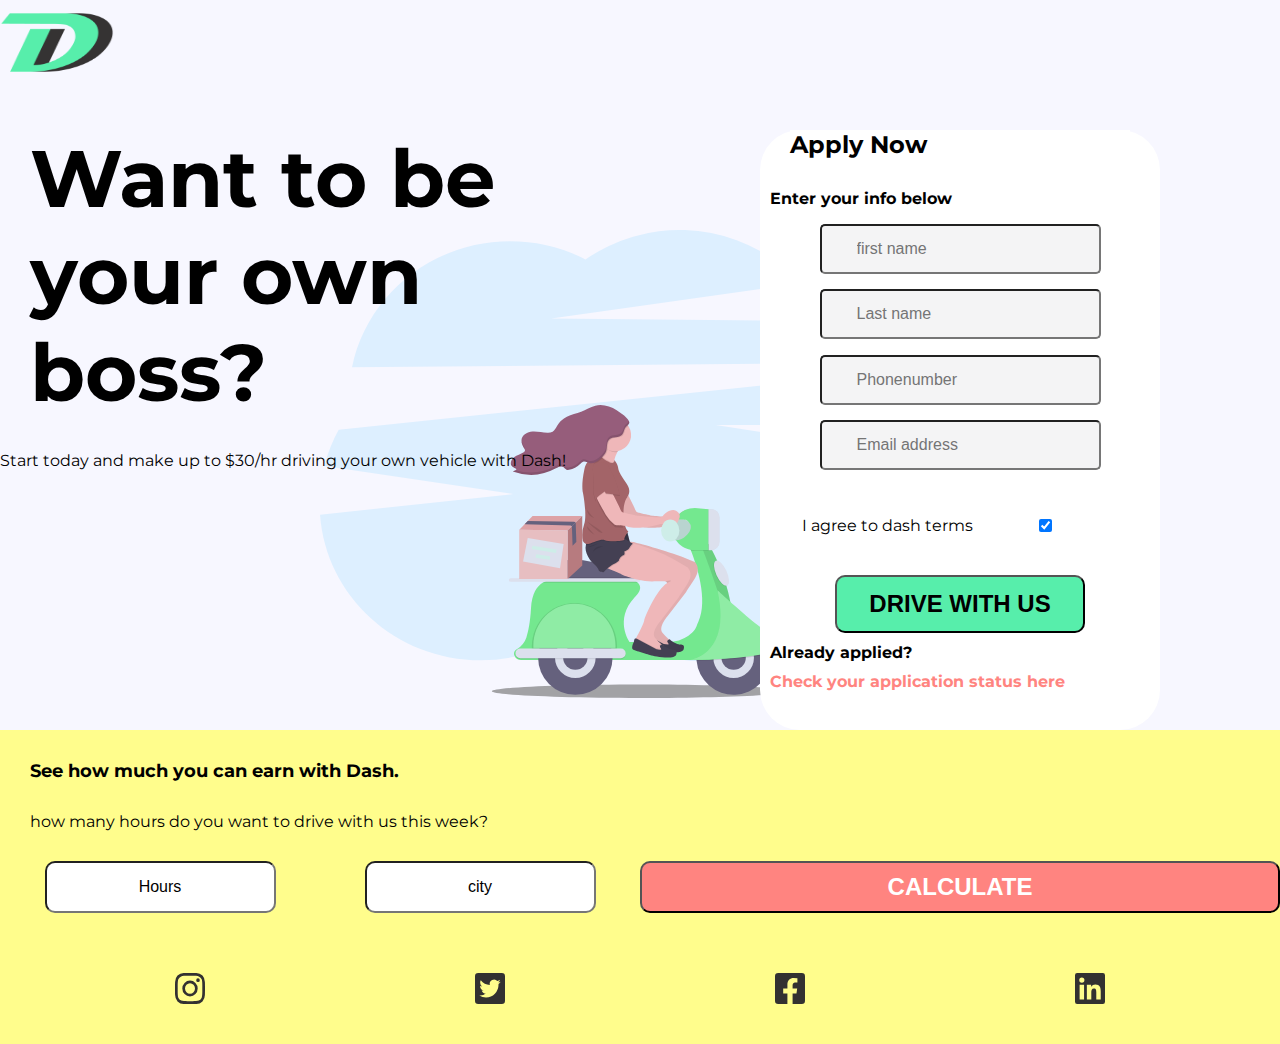
<file: landing-page/index.html>
<!DOCTYPE html>
<html lang="en">

<head>
  <meta charset="UTF-8">
  <meta name="viewport" content="width=device-width, initial-scale=1.0">
  <meta http-equiv="X-UA-Compatible" content="ie=edge">
  <link href="https://fonts.googleapis.com/css?family=Montserrat&display=swap" rel="stylesheet">
  <link href="https://fonts.googleapis.com/css?family=Montserrat:400,700&display=swap" rel="stylesheet">
  <link rel="stylesheet" href="style.css">

  <title>Document</title>

</head>
<body>
  <div class="main">
    <!-- this is my logo -->


  <img class="imgone" src="img/logo.png">

    <div class="text">
      <!-- <h1>Want to be your own boss?</h1>
  
      <p>Start today and make up to $30/hr driving your own vehicle with Dash!</p>  -->
    </div>
    
    <!-- this is my image -->

    <div>
      <h1>Want to be your own boss?</h1>
  
      <p>Start today and make up to $30/hr driving your own vehicle with Dash!</p> 
      <img class="imgtwo" src="img/scooter.svg">
    </div>

    <!-- this div is for my desktop -->
    <div class="desktop">
      <!-- this div is for my cotact form -->
      <form class="contact">
        <h1 class="apply">Apply Now</h1>
        <h4 class="enter">Enter your info below</h4>
        <fieldset>

          <input type="text" name="name" id="name" placeholder="first name">
        </fieldset>

        <fieldset>

          <input type="name" name="name" id="name" placeholder="Last name">
        </fieldset>

        <fieldset>
          <input type="number" name="number" id="number" placeholder="Phonenumber"></input>
        </fieldset>

        <fieldset>
          <input type="number" id="address" name="address" placeholder="Email address"></input>
        </fieldset>

        <fieldset>
          <label for="spam">
            I agree to dash terms
            <input type="checkbox" name="spam" id="spam" value="yes" checked>
          </label>
        </fieldset>

        <button class="drive">DRIVE WITH US</button>
        <div class="already">
          <h4> Already applied?</h4>
          <h4 class="check">Check your application status here</h4>

        </div>
      </form>
    </div>

    <!-- this is footer with a big div which I can style easily -->
    <footer class="footer">
      <div>
          <p class="see">See how much you can earn with Dash.</p>
          <p class="how">how many hours do you want to drive with us this week?</p>
          <div class="yes">
            <input type="text" class="inputone" value="Hours">
            <input type="text" class="inputtwo" value="city">
            <button type="button" class="inputthree">CALCULATE</button>
          </div>
      </div>
      <div class="picture">
        <img src="img/instagram.svg">
        <img src="img/twitter.svg">
        <img src="img/facebook.svg">
        <img src="img/linkedin.svg">
      </div>
    </footer>
</body>

</html>
</file>
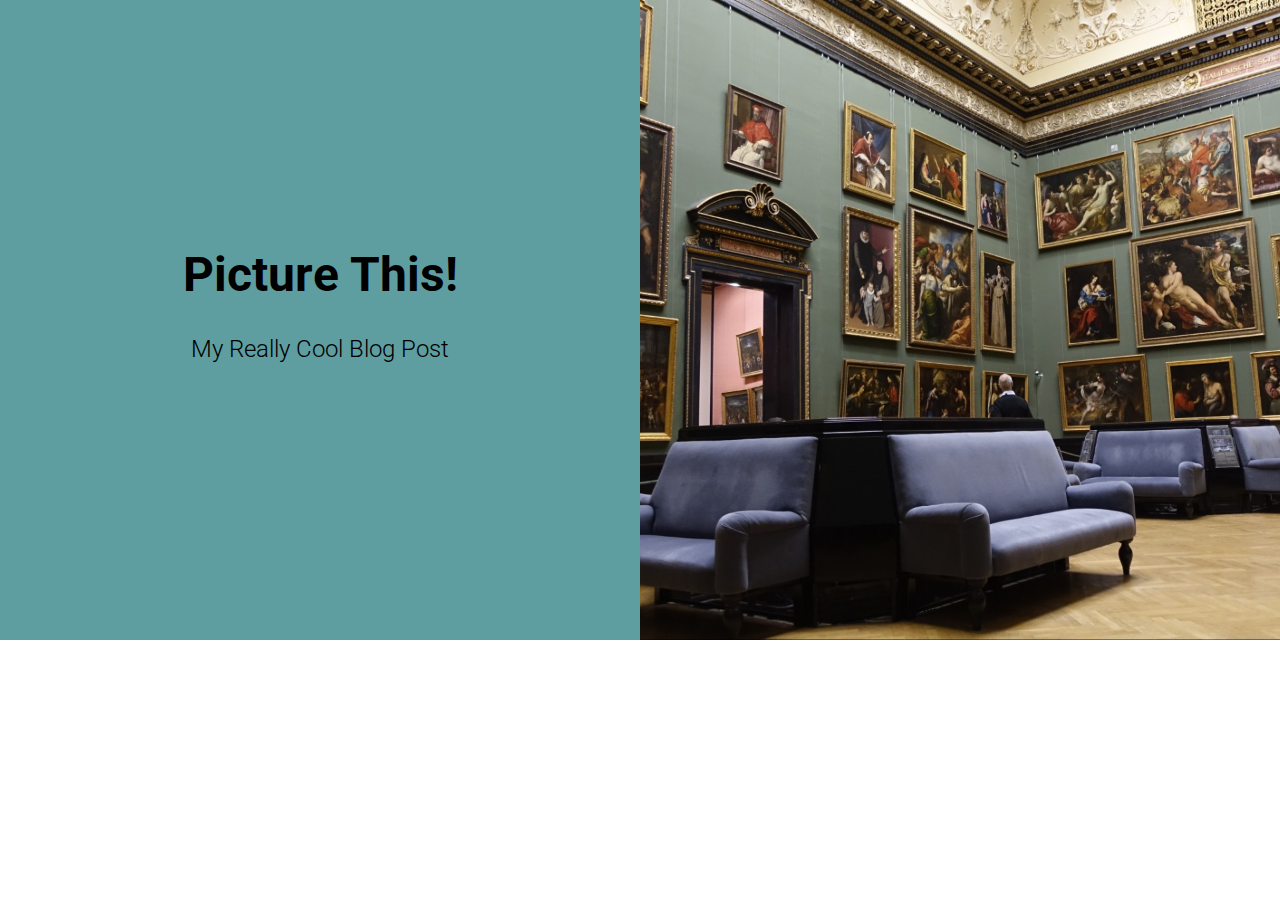
<file: mtm6201-picture-this-master/index.html>
<!DOCTYPE html>
<html lang="en">

<head>
  <meta charset="UTF-8">
  <meta name="viewport" content="width=device-width, initial-scale=1.0">
  <meta http-equiv="X-UA-Compatible" content="ie=edge">
  <title>Picture This!</title>
  <link rel="stylesheet" href="style.css">
</head>

<body>
  <header class="header">
    <div class="title">
      <h1>Picture This!</h1>
      <h4>My Really Cool Blog Post</h4>
    </div>
    <picture>
      <!-- landscape version -->
      <source media="(max-width: 960px)"
           srcset="images/museum-480_x_269.jpg 480w,
                   images/museum-960_x_540.jpg 960w,
                   images/museum-1440_x_810.jpg 1440w,
                   images/museum-1920_x_1080.jpg 1920w">

      

      <!-- square version -->
      <source media="(min-width: 961px)"
          srcset="images/museum-400_x_400.jpg 400w,
                  images/museum-960_x_960.jpg 960w,
                  images/museum-1280_x_1280.jpg 1280w,
                  images/museum-1600_x_1600.jpg 1600w"
        sizes="50vw">
      
      <img src="images/museum.jpg" alt="placeholder">
    </picture>
    

  </header>
</body>

</html>
</file>
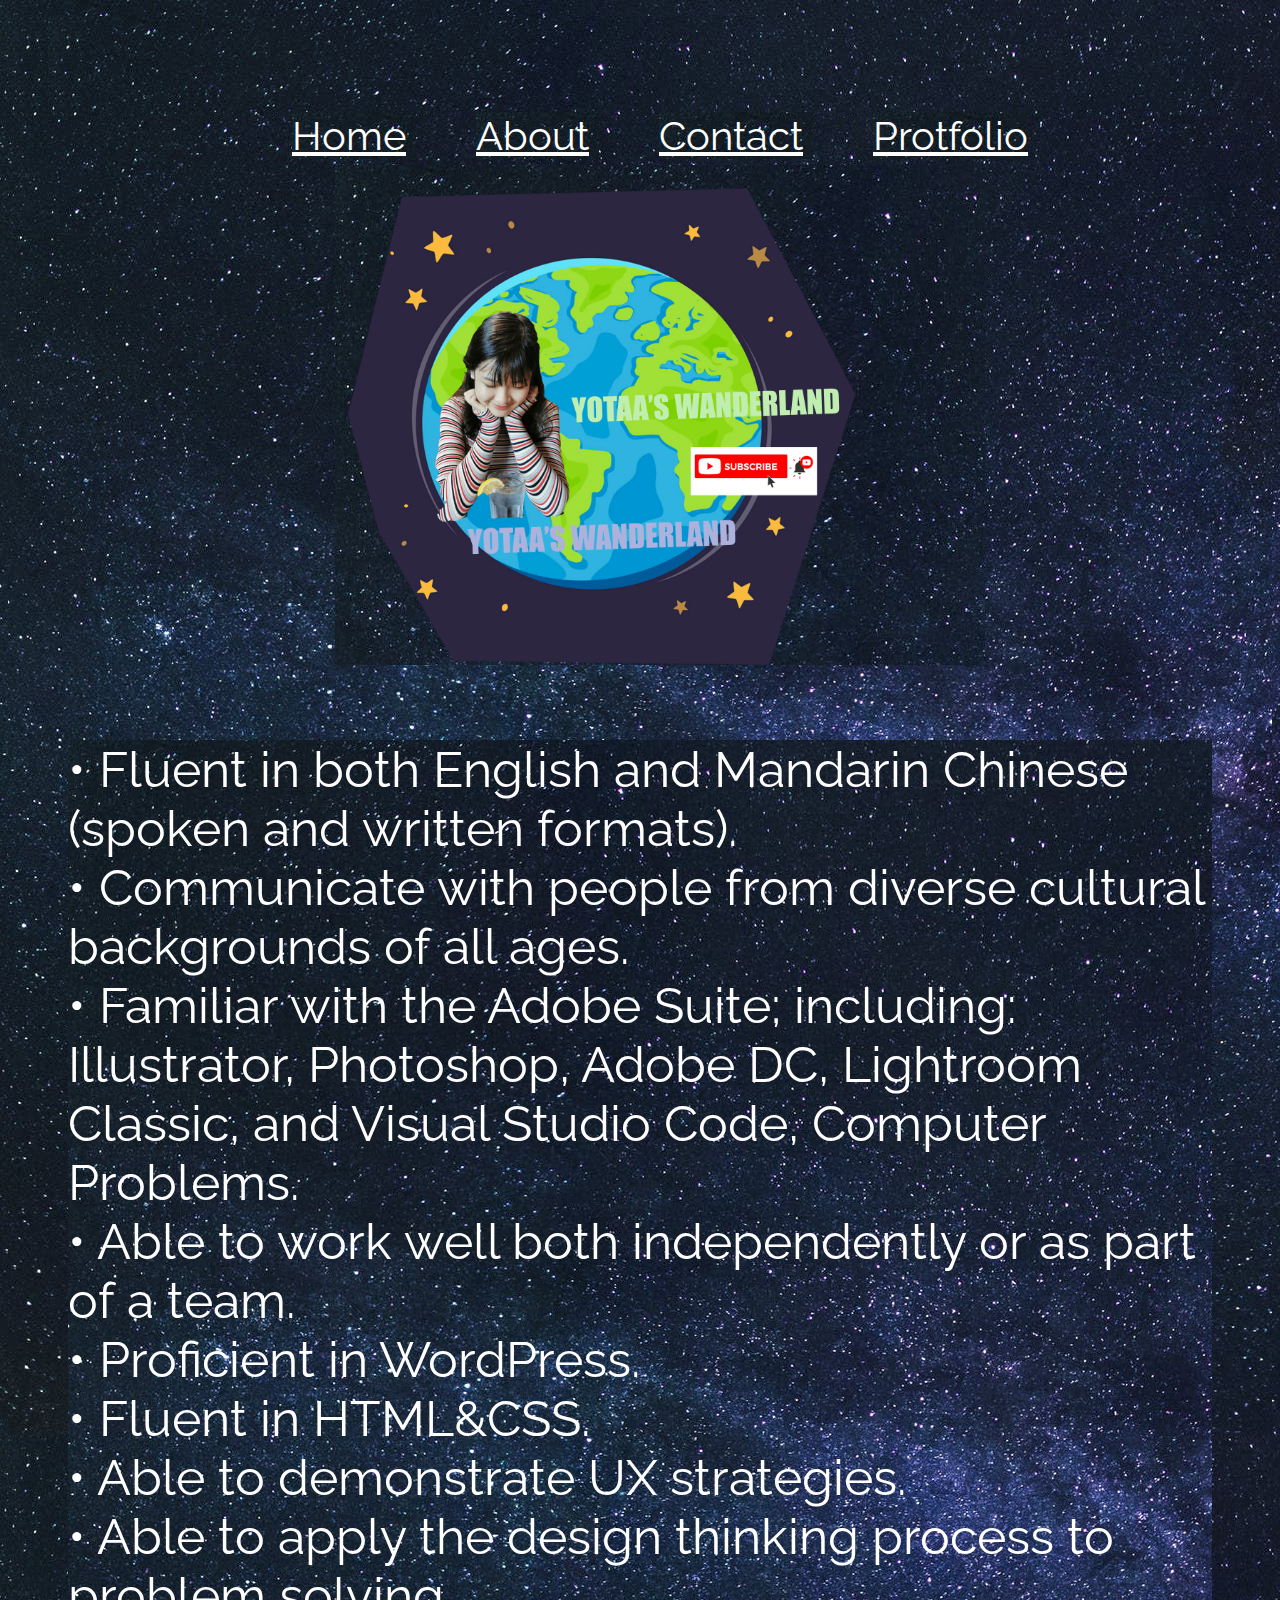
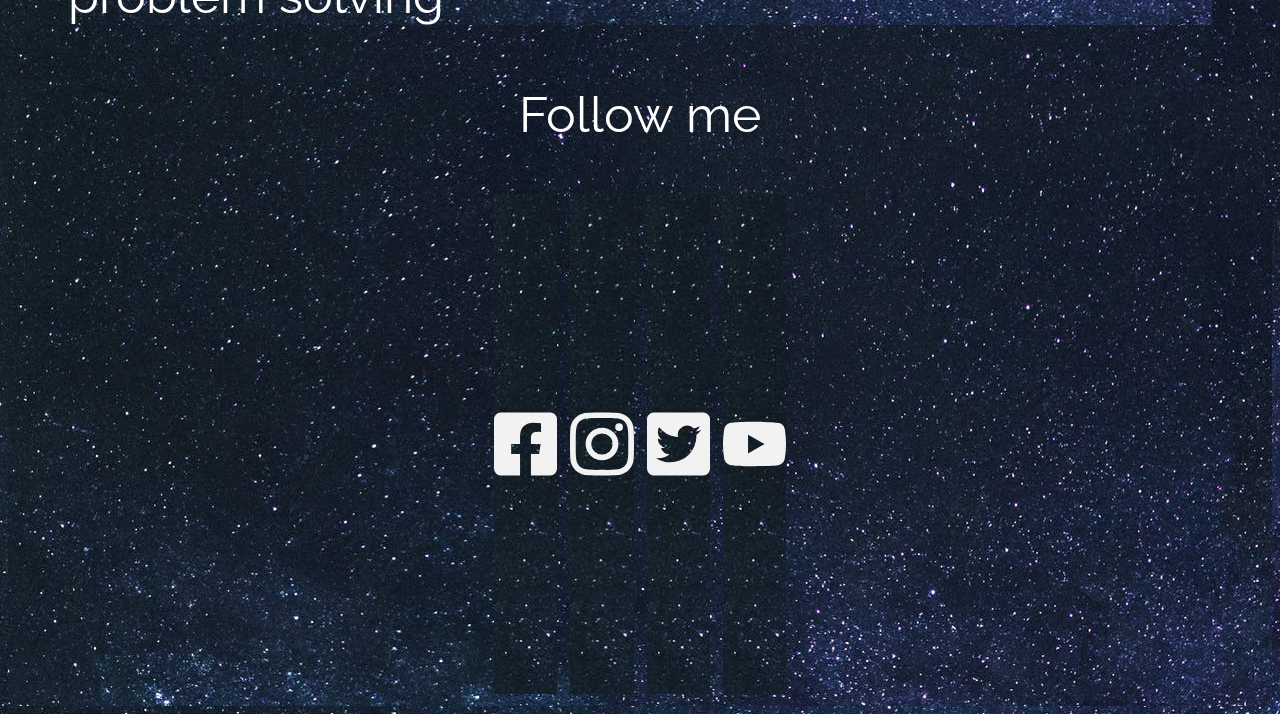
<file: about.html>
<!DOCTYPE html>
<html lang="en">
<head>
    <meta charset="UTF-8">
    <meta name="viewport" content="width=device-width, initial-scale=1.0">
    <title>Document</title>
    <link href="https://fonts.googleapis.com/css?family=Raleway:600&display=swap" rel="stylesheet">
    <link href="https://cdnjs.cloudflare.com/ajax/libs/font-awesome/5.12.1/css/all.min.css" rel="stylesheet">
    <link rel="stylesheet" href="style.css">
</head>
<body>

    <nav id="nav" class="nav">

        <nav>
            
           
            <ul>
                <div class="star"></div>
                
                <li><a href="index.html" class="nav-link">Home</a>
                </li>
                <li><a href="about.html" class="nav-link">About</a>
                </li>
                <li>
                    <a href="contact.html" class="nav-link">Contact</a>
                </li>
                <li>
                    <a href="portfolio.html" class="nav-link">Protfolio</a>
                </li> 
                <img class="profile" src="img/ytbchannel.png" alt="profile">
            </ul>
        </nav>
    </nav>
  

   <p class="discription"> 
    •	Fluent in both English and Mandarin Chinese (spoken and written formats).<br>
    •	Communicate with people from diverse cultural backgrounds of all ages.<br>
    •	Familiar with the Adobe Suite; including: Illustrator, Photoshop, Adobe DC, Lightroom Classic, and Visual Studio Code, Computer Problems.<br>
    •	Able to work well both independently or as part of a team.<br>
    •	Proficient in WordPress.<br>
    •	Fluent in HTML&CSS.<br>
    •	Able to demonstrate UX strategies.<br>
    •	Able to apply the design thinking process to problem solving
    </p>



    <footer>
        <p class="follow">Follow me</p>
        <img class="facebook" src="icons/facebook.svg" alt="facebook">
        <img class="ins" src="icons/instagram.svg" alt="ins">
        <img class="twitter" src="icons/twitter.svg" alt="twitter">
        <img class="ytb" src="icons/youtube.svg" alt="ytb">
    </footer>
</body>
</html>
</file>
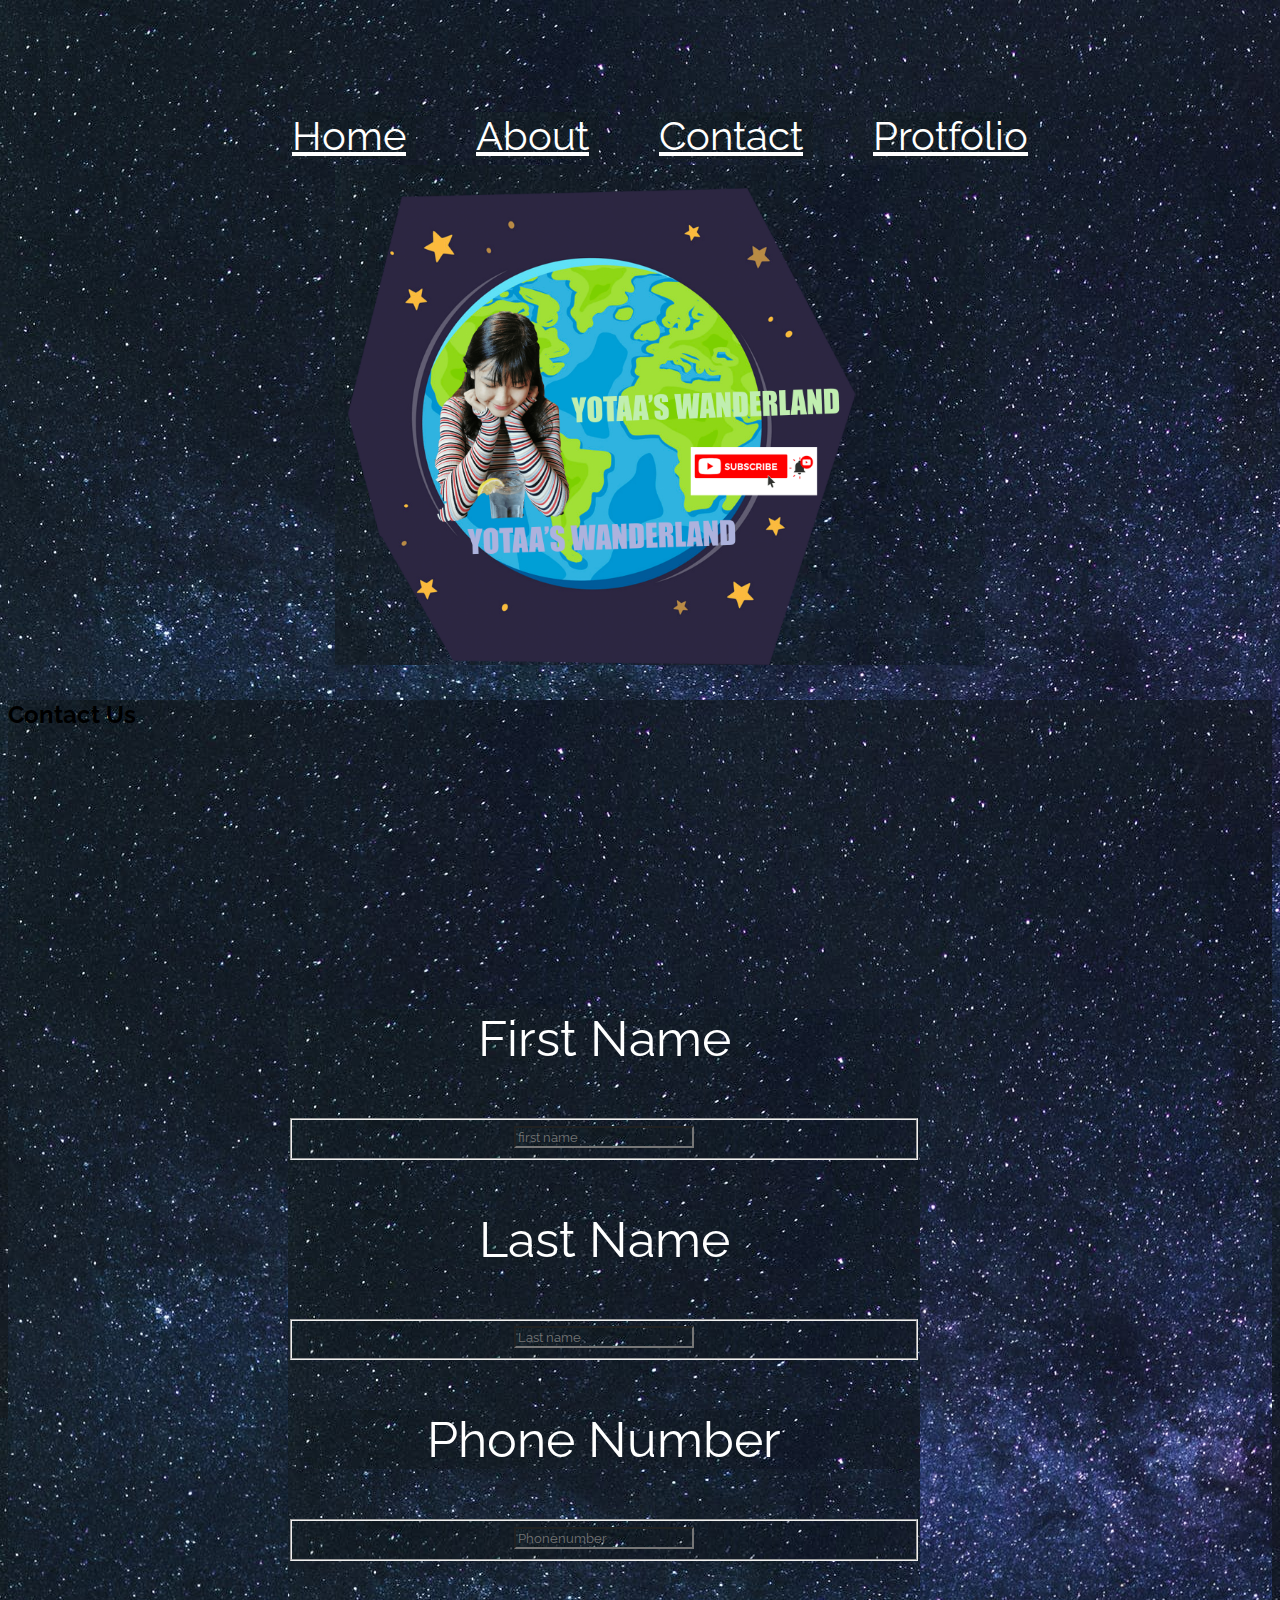
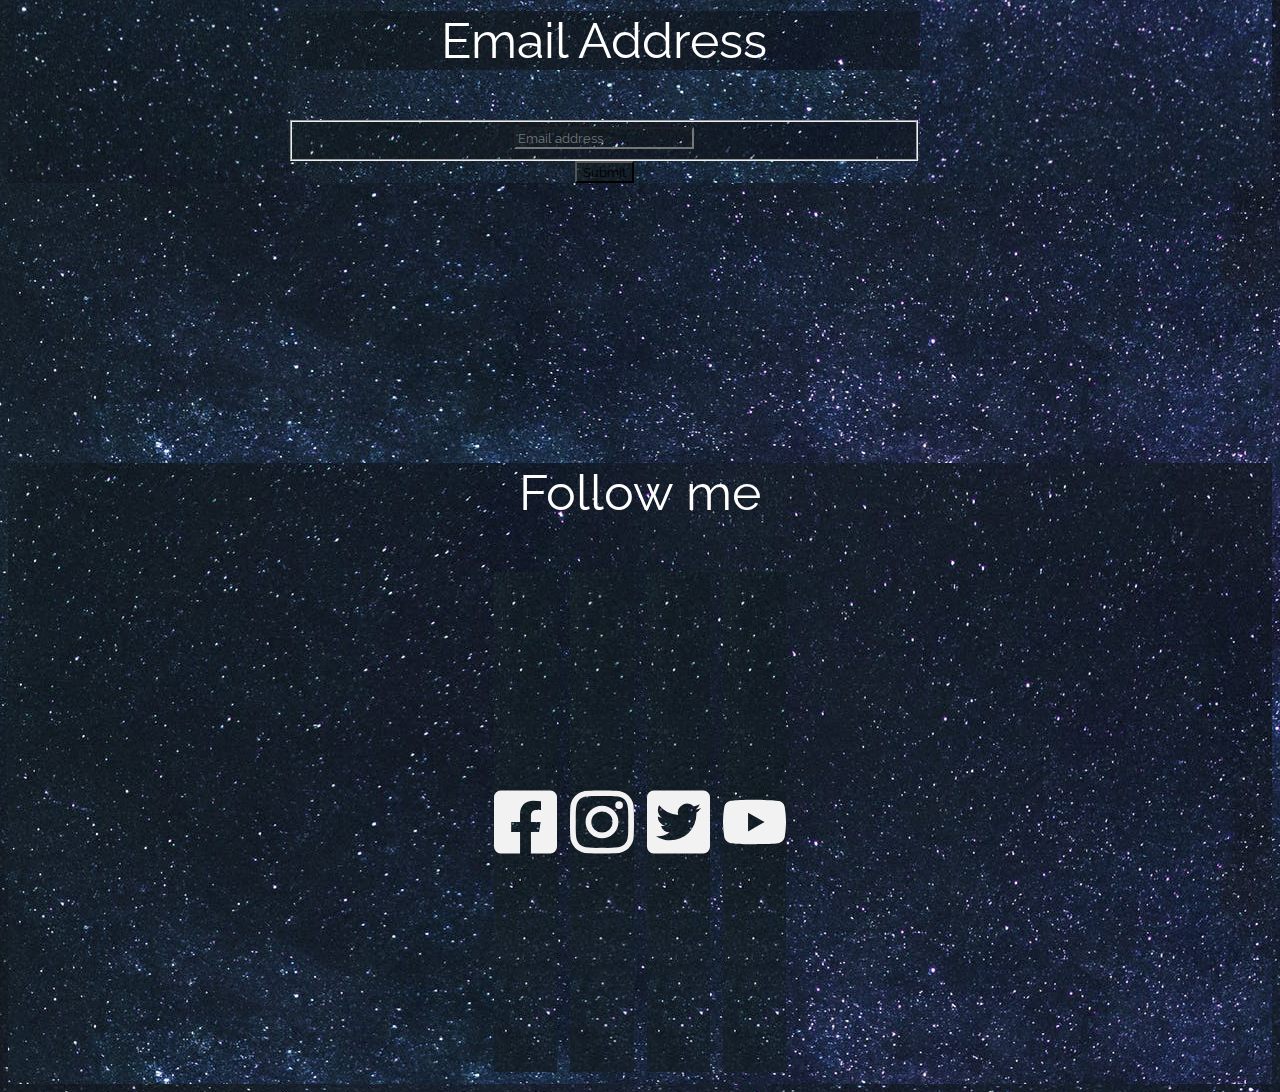
<file: contact.html>
<!DOCTYPE html>
<html lang="en">
<head>
    <meta charset="UTF-8">
    <meta name="viewport" content="width=device-width, initial-scale=1.0">
    <title>Document</title>
    <link href="https://fonts.googleapis.com/css?family=Raleway:600&display=swap" rel="stylesheet">
    <link href="https://cdnjs.cloudflare.com/ajax/libs/font-awesome/5.12.1/css/all.min.css" rel="stylesheet">
    <link rel="stylesheet" href="style.css">
</head>
<body>

    <nav id="nav" class="nav">

        <nav>
            
            
            <ul>
                <div class="star"></div>
               
                <li><a href="index.html" class="nav-link">Home</a>
                </li>
                <li><a href="about.html" class="nav-link">About</a>
                </li>
                <li>
                    <a href="contact.html" class="nav-link">Contact</a>
                </li>
                <li>
                    <a href="portfolio.html" class="nav-link">Protfolio</a>
                </li> 
                <img class="profile" src="img/ytbchannel.png" alt="profile">
            </ul>
        </nav>
    </nav>


    <section id="contact" class="contact">
        <h2 class="section-title">Contact Us</h2>
        <form class="contact-form">


           <p class="contact-text">First Name</p> <fieldset> <input type="text" name="name" id="name" placeholder="first name"></input>
            </fieldset>




            <p class="contact-text">Last Name</p><fieldset><input type="name" name="name" id="name" placeholder="Last name"></input></fieldset>



            <p class="contact-text">Phone Number</p><fieldset> <input type="number" name="number" id="number" placeholder="Phonenumber"></input>
            </fieldset>



            <p class="contact-text">Email Address</p><fieldset><input type="number" id="address" name="address"
                    placeholder="Email address"></input>
            </fieldset>



            <button class="Sub">Submit</button>
        </form>
    </section>

    <footer>
        <p class="follow">Follow me</p>
        <img class="facebook" src="icons/facebook.svg" alt="facebook">
        <img class="ins" src="icons/instagram.svg" alt="ins">
        <img class="twitter" src="icons/twitter.svg" alt="twitter">
        <img class="ytb" src="icons/youtube.svg" alt="ytb">
    </footer>
</body>
</html>
</file>
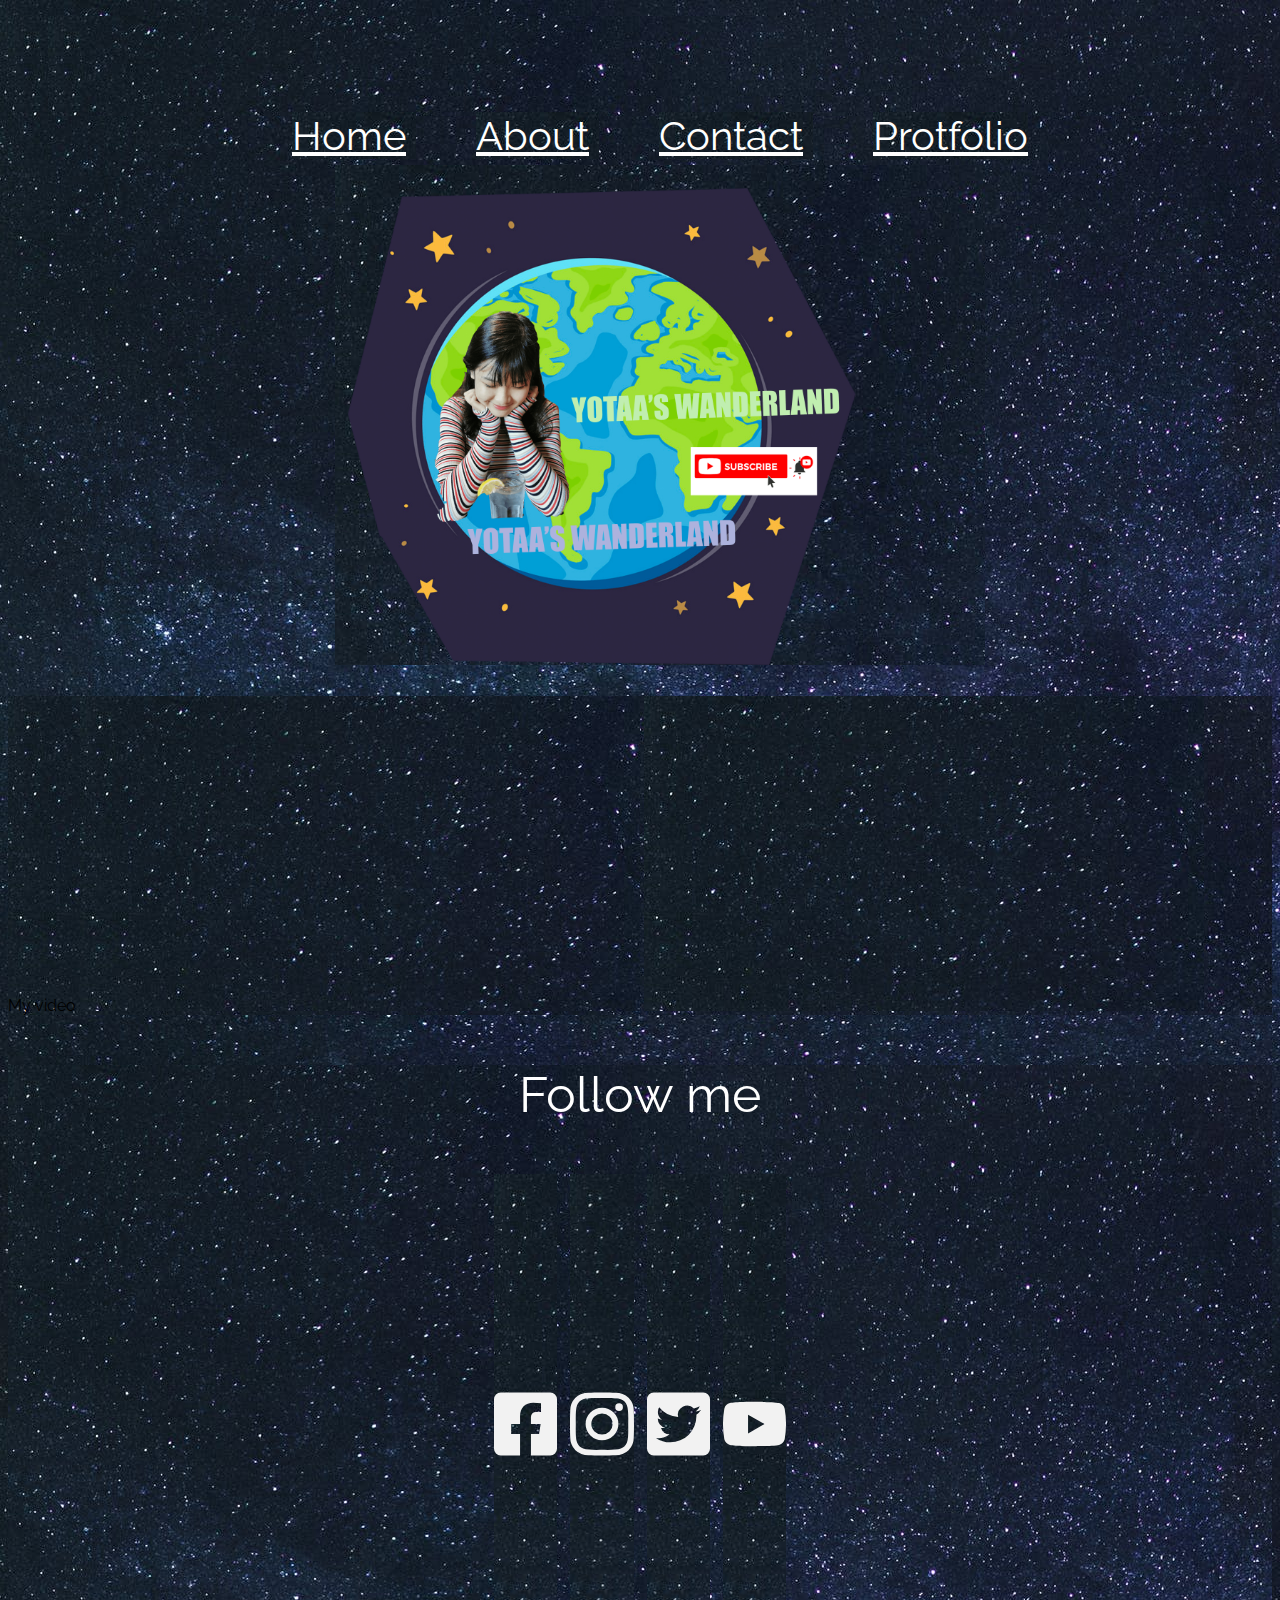
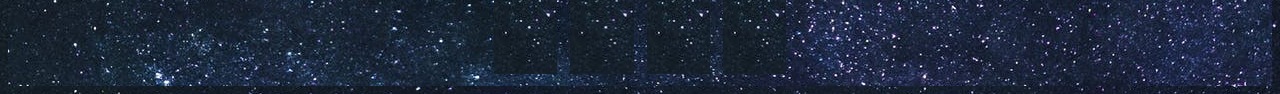
<file: portfolio.html>
<!DOCTYPE html>
<html lang="en">
<head>
    <meta charset="UTF-8">
    <meta name="viewport" content="width=device-width, initial-scale=1.0">
    <title>Document</title>
    <link href="https://fonts.googleapis.com/css?family=Raleway:600&display=swap" rel="stylesheet">
    <link href="https://cdnjs.cloudflare.com/ajax/libs/font-awesome/5.12.1/css/all.min.css" rel="stylesheet">
    <link rel="stylesheet" href="style.css">
</head>
<body>

    <nav id="nav" class="nav">

        <nav>
            
            <ul> 
                <div class="star"></div>
                <li><a href="index.html" class="nav-link">Home</a>
                </li>
                <li><a href="about.html" class="nav-link">About</a>
                </li>
                <li>
                    <a href="contact.html" class="nav-link">Contact</a>
                </li>
                <li>
                    <a href="portfolio.html" class="nav-link">Protfolio</a>
                </li> 
                <img class="profile" src="img/ytbchannel.png" alt="profile">
            </ul>
           
            
           
        </nav>
    </nav>

    <div>
 My video
    <iframe width="560" height="315" src="https://www.youtube.com/embed/mKaES7QW0ws" frameborder="0" allow="accelerometer; autoplay; encrypted-media; gyroscope; picture-in-picture" allowfullscreen></iframe>
    <iframe width="560" height="315" src="https://www.youtube.com/embed/FffcKRcEK6M" frameborder="0" allow="accelerometer; autoplay; encrypted-media; gyroscope; picture-in-picture" allowfullscreen></iframe>
</div>

    <footer>
        <p class="follow">Follow me</p>
        <img class="facebook" src="icons/facebook.svg" alt="facebook">
        <img class="ins" src="icons/instagram.svg" alt="ins">
        <img class="twitter" src="icons/twitter.svg" alt="twitter">
        <img class="ytb" src="icons/youtube.svg" alt="ytb">
    </footer>
</body>
</html>
</file>
<file: landing-page/style.css>
/* this is what I what to to make the page always center in the page */
*{
    box-sizing: border-box;
    margin: 0;
}


body{
    font-family: 'Montserrat', sans-serif;
    background-color: #F7F7FF;
   width:100%;
}

.imgone {
    width:114px;
    height:85px;
    
}
h1{
    font-size:40px;
    margin:30px;
    font-weight:bold;
    
}
.apply{
    background-color: #FFFFFF;
    
}

.pone{
    margin:30px;
    font-size:24px;
    
    
}
.imgtwo{
    width:100%;
    height:220px;
}
.contact{
    margin:0 auto;
    background-color: #FFFFFF;
    width:100%;
    border-radius: 40px;
   
 
}
h4{
    font-size:16px;
    margin:10px;
    background-color: #FFFFFF;
}
.check{
    color:#FF8480;
}

input#name,input#number,input#address{
    border-radius: 5px;
    background-color:#F4F4F5;
    padding:14px 35px;
    font-size: 16px;

}

fieldset{
    background-color:white;
    border:0;
}

.drive{
    background-color: #57EEAB;
    padding:13px 27px 13px 27px;
    border-radius: 10px;
    font-weight:bold;
    font-size:24px;
    display: flex;
    justify-content: center;
    width:250px;
    margin:0 auto;
}

.see{
    font-weight:bold;
    margin:30px;
    font-size: 18px;
}
.how{
    margin:30px;
    font-size: 16px;
}
footer{
    background-color: #FFFD8C;
    width:100%;
    margin: 0 auto;
    
}
input{
    margin:0 auto;  
}
/* this is what i do to make thee picture space evenly */
.picture{
    margin:0;
    display: flex;
    justify-content: space-around;
    background-color: #FFFD8C;
    padding:40px ;
}
.inputone{
   
    background-color: #FFFFFF;
    padding:10px;
    border-radius:10px;
    text-align: center;
    font-size: 16px;
}
.inputtwo{
    background-color: #FFFFFF;
    padding:10px;
    border-radius:10px;
    text-align: center;
    font-size: 16px;
}
.inputthree{
    width:50%;
    background-color: #FF8480;
    padding:10px;
    border-radius:10px;
    font-weight: bold;
    font-size:24px;
    text-align: center;
    color:white;
}
input{
    display:flex;
}
.yes{
    display:flex;
    justify-content:space-between;
}
label{
    margin:30px;
    display:flex;
    justify-content: center;
}
/* this is for my tablet */
@media screen and (min-width:550px) and (max-width:1032px){
    input{
        margin:0 auto;  
    }
    form{
        margin:0 auto;
        
    }
    footer{
        
        margin:0 auto;
    }
    .imgtwo{
        width:100%;
        margin:0 auto;
    }
    .contact{
        width:75%;
        margin:0 auto;
    }
    .already{
        display:flex;
    }
    button{
        margin: 0 auto;
    }
    .imgone{
        margin:30px;
    }
    .apply{
        font-size:40px;
    }
    .enter{
        font-size:30px;
    }
   

}
/**this is for my desktop**/
@media screen and (min-width:1032px){
    body{
        background-image: url(img/scooter.svg);
        background-repeat: no-repeat;
        background-position: center 40%;
        background-size: 50%;
        background-color: #F7F7FF;
        height:100%;
        
        
    }
    .inputthree{
        width:50%;
    }
    .contact{
        width:400px;
        height:600px;
        position: relative;
        
    }
    .imgtwo{
        display:none;
    }
    
    .footer{
      grid-column: 1/3;
        width:100%;

        
    }
    h1{
        font-size:80px;
    }
    .pone{
        font-size:24px;
    }
    .apply{
        font-size:24px;
    }
    .main{
        display: grid;
        grid-template-columns:1fr  1fr;
    }
    .text{
        width:200px;
        height:100px;
    }
    .picture{
        padding:40px;
        background-color: #FFFD8C;
        margin-top:20px;
      
    }
    
}
</file>
<file: mtm6201-picture-this-master/style.css>
@import url('https://fonts.googleapis.com/css?family=Roboto:300,700&display=swap');

html,
body {
  margin: 0;
  border: 0;
  font-family: 'Roboto', sans-serif;
}

.header {
  display: grid;
  grid-template-columns: 1fr;
  align-items: center;
  background-color: cadetblue;
}

.title {
  padding: 50px 25px;
  text-align: center;
}

h1 {
  font-size: 3rem;
  margin: 0;
}

h4 {
  font-size: 1.5rem;
  font-weight: 300;
}

img {
  display: block;
  max-width:100%;
}

@media (min-width: 960px) {
  .header {
    grid-template-columns: repeat(2, 1fr);
  }
}
</file>
<file: style.css>
*{
    box-sizing: border-box;
    font-family:'Raleway',sans-serif;
    background-color:lightsteelblue;
    background-image: url('img/star.jpeg');
}
nav{
    width:100%;
    height:100%;
    text-align: center;
    line-height: 40px; 
    
}
li{
    list-style-type: none; 
    margin:0 auto;
    color:white;
    font-size: 40px;
}
a.nav-link{
    color:white;
}
img{
    width: 650px;
    height:500px;
    background-image: url('img/star.jpeg'); 
}
.pictureone,.picturetwo,.picturethree{
    width:350px;
    height:250px;
}
.container{
margin:30px;

justify-content: center;
justify-content: space-evenly;
text-align: center;
}
.star{
justify-content: center;
align-content: center;
background-image: url('img/star.jpeg');
height:100px;
}
.facebook,.ins,.twitter,.ytb{
    line-height: 15px;
    width:5%;
    text-align:center;
    
    background-image: url('img/star.jpeg');
}
p,footer{
    color:white;
    text-align: center;
    font-size: 50px;
    background-image: url('img/star.jpeg');
}

.discription{
    text-align: left;
    margin:60px;
}
@media screen and (min-width:600px)and (max-width:1000px){
    li{
        display: inline; 
        margin:30px;
        
      } 
      .contact-form{
        width:50%;
        border-radius: 30px;
        text-align: center;
        margin:280px;
        }
}
@media screen and (min-width:1000px){
    li{
        display: inline; 
        margin:30px;
        
      } 
     .container{
         display:flex;
     }
     .contact-form{
        width:50%;
        border-radius: 30px;
        text-align: center;
        margin:280px;
        }

}
</file>
